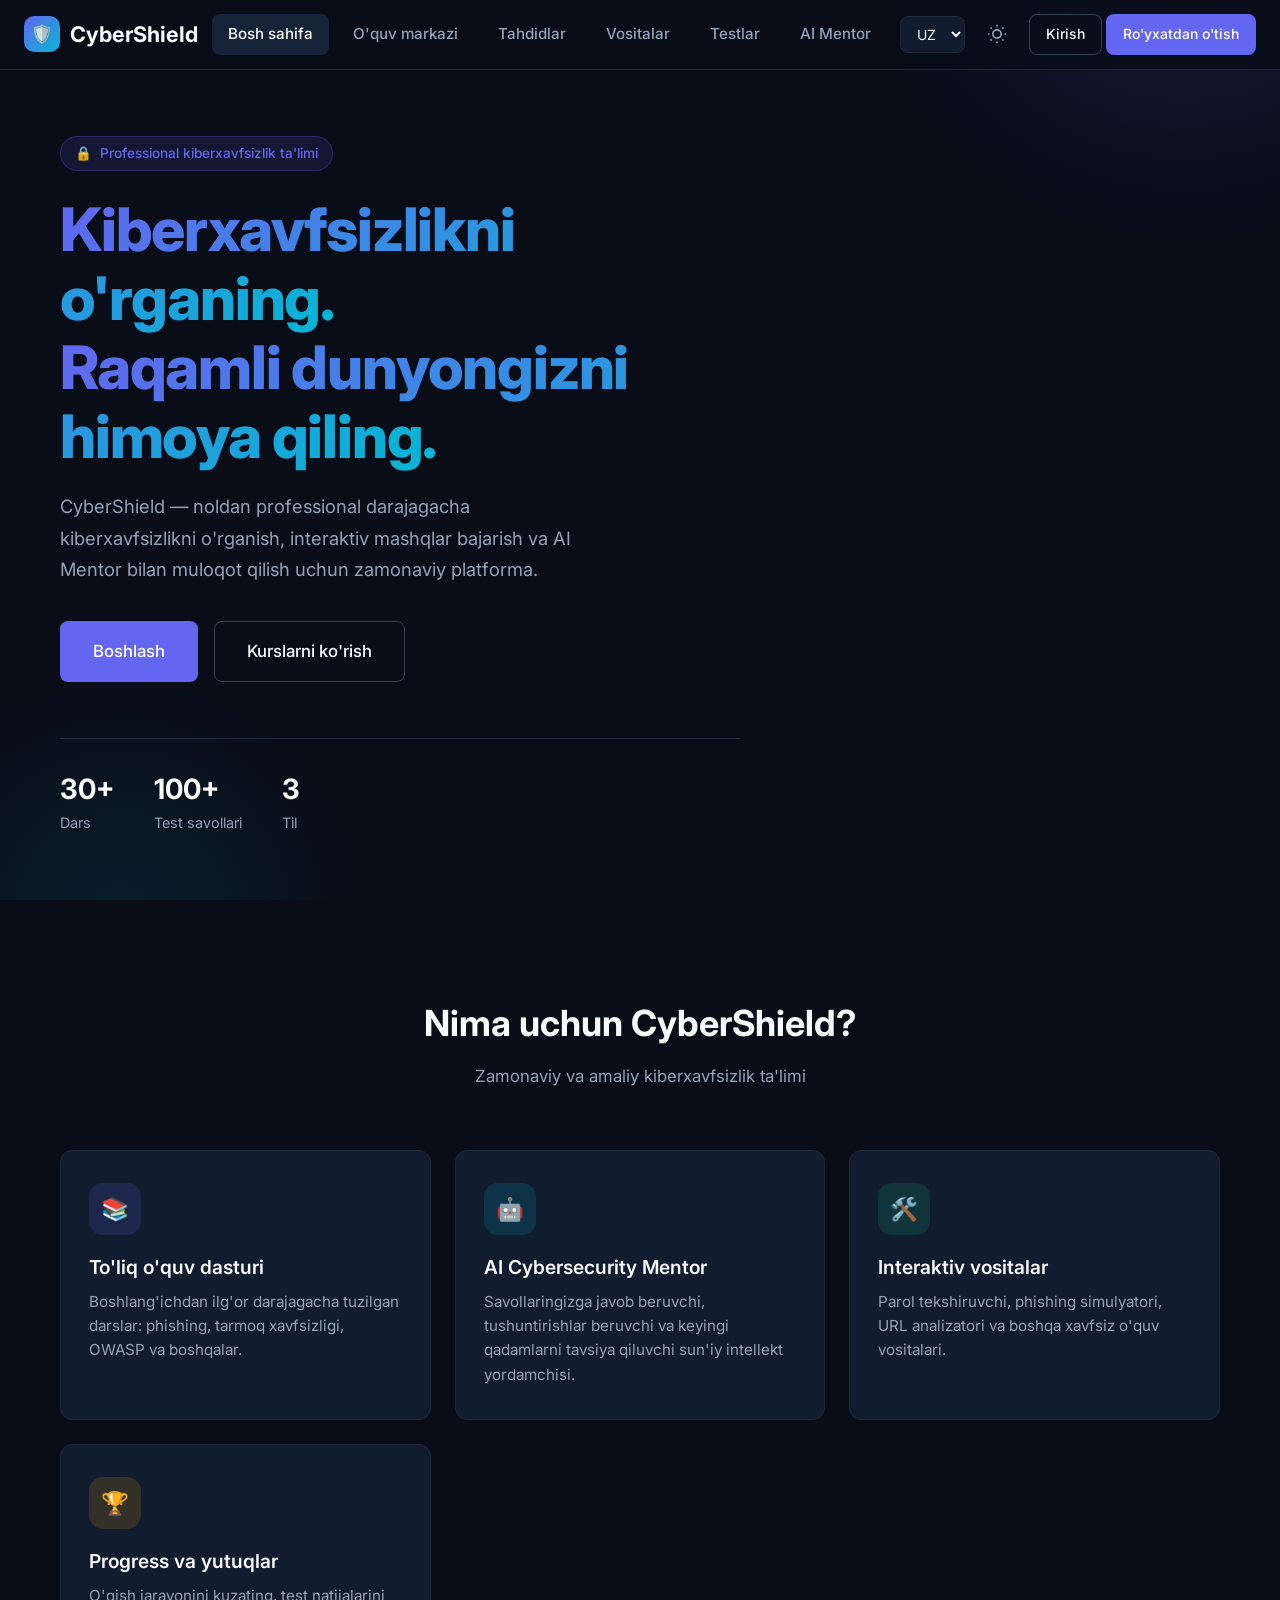
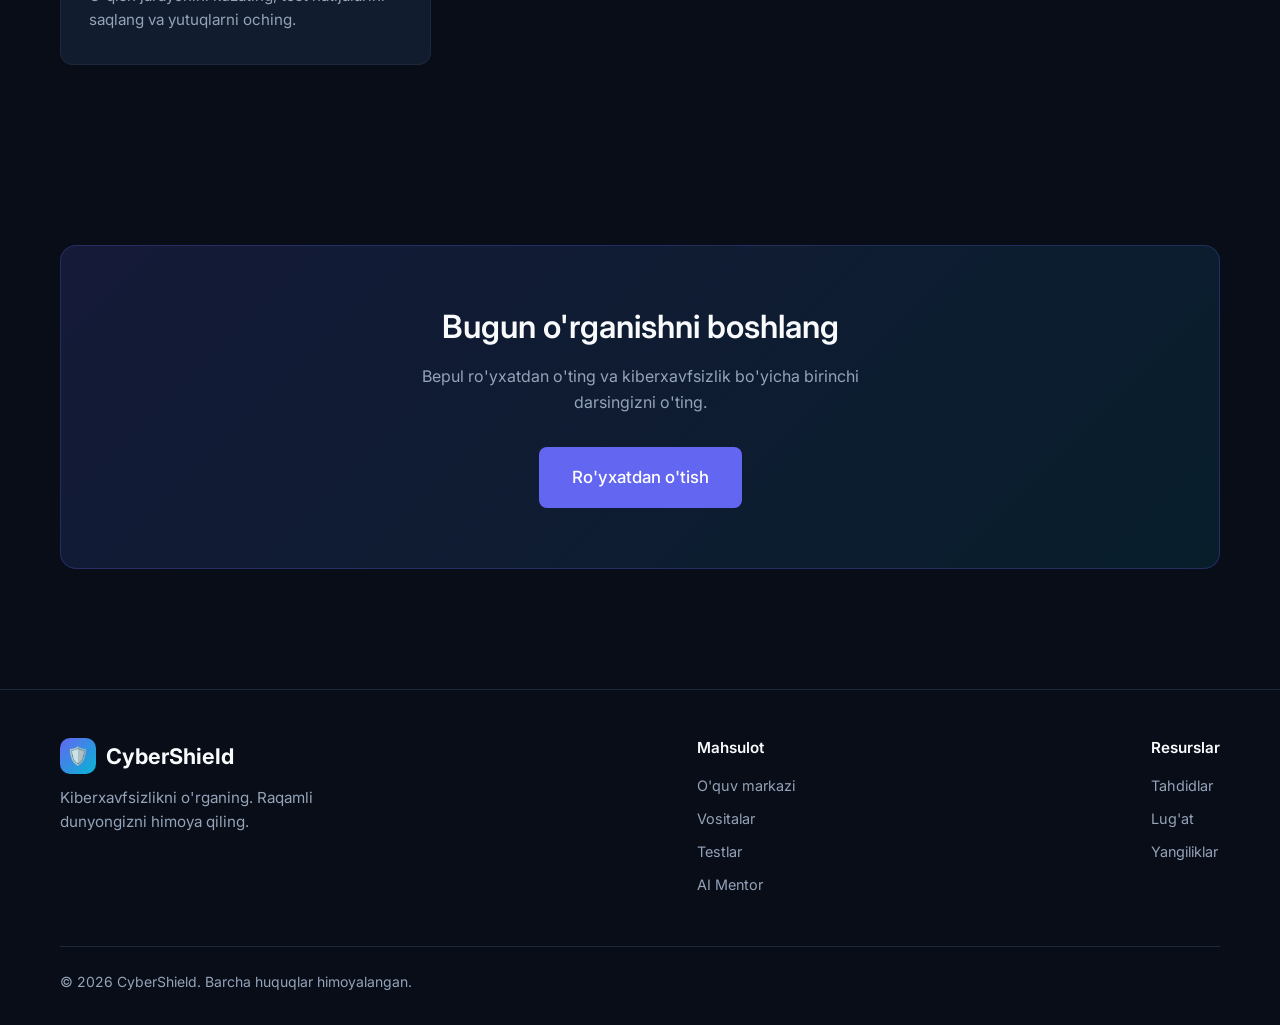
<file: index.html>
<!DOCTYPE html>
<html lang="uz" data-theme="dark">
<head>
  <meta charset="UTF-8">
  <meta name="viewport" content="width=device-width, initial-scale=1.0">
  <title>CyberShield — Learn Cybersecurity. Protect Your Digital World.</title>
  <meta name="description" content="Professional cybersecurity education platform with AI Mentor, interactive tools and quizzes.">
  <link rel="stylesheet" href="css/variables.css">
  <link rel="stylesheet" href="css/reset.css">
  <link rel="stylesheet" href="css/main.css">
  <link rel="stylesheet" href="css/layout.css">
  <link rel="stylesheet" href="css/responsive.css">
</head>
<body>
  <!-- Navbar -->
  <nav class="navbar">
    <div class="navbar-inner">
      <a href="index.html" class="logo">
        <div class="logo-icon">🛡️</div>
        <span>CyberShield</span>
      </a>

      <div class="nav-links">
        <a href="index.html" class="nav-link active" data-i18n="nav.home">Bosh sahifa</a>
        <a href="pages/learning.html" class="nav-link" data-i18n="nav.learning">O'quv markazi</a>
        <a href="pages/threats.html" class="nav-link" data-i18n="nav.threats">Tahdidlar</a>
        <a href="pages/tools.html" class="nav-link" data-i18n="nav.tools">Vositalar</a>
        <a href="pages/quiz.html" class="nav-link" data-i18n="nav.quiz">Testlar</a>
        <a href="pages/ai-mentor.html" class="nav-link" data-i18n="nav.aiMentor">AI Mentor</a>
      </div>

      <div class="nav-actions">
        <select class="lang-select" data-lang-select>
          <option value="uz">UZ</option>
          <option value="en">EN</option>
          <option value="ru">RU</option>
        </select>
        <button class="icon-btn" data-theme-toggle aria-label="Toggle theme"></button>
        <button class="icon-btn mobile-menu-btn" data-mobile-menu aria-label="Menu">
          <svg width="22" height="22" viewBox="0 0 24 24" fill="none" stroke="currentColor" stroke-width="2"><line x1="3" y1="12" x2="21" y2="12"/><line x1="3" y1="6" x2="21" y2="6"/><line x1="3" y1="18" x2="21" y2="18"/></svg>
        </button>
        <div data-guest>
          <a href="login.html" class="btn btn-outline btn-sm" data-i18n="nav.login">Kirish</a>
          <a href="register.html" class="btn btn-primary btn-sm" data-i18n="nav.register">Ro'yxatdan o'tish</a>
        </div>
        <div data-auth class="hidden flex items-center gap-2">
          <a href="pages/dashboard.html" class="btn btn-outline btn-sm" data-i18n="nav.dashboard">Boshqaruv paneli</a>
          <button class="btn btn-ghost btn-sm" data-logout data-i18n="nav.logout">Chiqish</button>
        </div>
      </div>
    </div>
  </nav>

  <!-- Mobile Menu -->
  <div class="mobile-menu">
    <a href="index.html" class="nav-link" data-i18n="nav.home">Bosh sahifa</a>
    <a href="pages/learning.html" class="nav-link" data-i18n="nav.learning">O'quv markazi</a>
    <a href="pages/threats.html" class="nav-link" data-i18n="nav.threats">Tahdidlar</a>
    <a href="pages/tools.html" class="nav-link" data-i18n="nav.tools">Vositalar</a>
    <a href="pages/quiz.html" class="nav-link" data-i18n="nav.quiz">Testlar</a>
    <a href="pages/ai-mentor.html" class="nav-link" data-i18n="nav.aiMentor">AI Mentor</a>
    <div data-guest style="padding: 8px 0; display: flex; flex-direction: column; gap: 8px;">
      <a href="login.html" class="btn btn-outline btn-block" data-i18n="nav.login">Kirish</a>
      <a href="register.html" class="btn btn-primary btn-block" data-i18n="nav.register">Ro'yxatdan o'tish</a>
    </div>
    <div data-auth class="hidden" style="padding: 8px 0; display: flex; flex-direction: column; gap: 8px;">
      <a href="pages/dashboard.html" class="btn btn-outline btn-block" data-i18n="nav.dashboard">Boshqaruv paneli</a>
      <button class="btn btn-ghost btn-block" data-logout data-i18n="nav.logout">Chiqish</button>
    </div>
  </div>

  <!-- Hero -->
  <section class="hero">
    <div class="container">
      <div class="hero-content">
        <div class="hero-badge">
          <span>🔒</span>
          <span data-i18n="hero.badge">Professional kiberxavfsizlik ta'limi</span>
        </div>
        <h1>
          <span data-i18n="hero.title">Kiberxavfsizlikni o'rganing.</span><br>
          <span data-i18n="hero.titleHighlight">Raqamli dunyongizni himoya qiling.</span>
        </h1>
        <p class="hero-desc" data-i18n="hero.description">
          CyberShield — noldan professional darajagacha kiberxavfsizlikni o'rganish, interaktiv mashqlar bajarish va AI Mentor bilan muloqot qilish uchun zamonaviy platforma.
        </p>
        <div class="hero-actions">
          <a href="register.html" class="btn btn-primary btn-lg" data-i18n="hero.getStarted">Boshlash</a>
          <a href="pages/learning.html" class="btn btn-outline btn-lg" data-i18n="hero.explore">Kurslarni ko'rish</a>
        </div>
        <div class="hero-stats">
          <div class="stat-item">
            <h3 data-i18n="hero.stat1">30+</h3>
            <p data-i18n="hero.stat1Label">Dars</p>
          </div>
          <div class="stat-item">
            <h3 data-i18n="hero.stat2">100+</h3>
            <p data-i18n="hero.stat2Label">Test savollari</p>
          </div>
          <div class="stat-item">
            <h3 data-i18n="hero.stat3">3</h3>
            <p data-i18n="hero.stat3Label">Til</p>
          </div>
        </div>
      </div>
    </div>
  </section>

  <!-- Features -->
  <section class="section">
    <div class="container">
      <div class="section-header">
        <h2 data-i18n="features.title">Nima uchun CyberShield?</h2>
        <p data-i18n="features.subtitle">Zamonaviy va amaliy kiberxavfsizlik ta'limi</p>
      </div>
      <div class="features-grid">
        <div class="feature-card">
          <div class="feature-icon purple">📚</div>
          <h3 data-i18n="features.f1Title">To'liq o'quv dasturi</h3>
          <p data-i18n="features.f1Desc">Boshlang'ichdan ilg'or darajagacha tuzilgan darslar: phishing, tarmoq xavfsizligi, OWASP va boshqalar.</p>
        </div>
        <div class="feature-card">
          <div class="feature-icon cyan">🤖</div>
          <h3 data-i18n="features.f2Title">AI Cybersecurity Mentor</h3>
          <p data-i18n="features.f2Desc">Savollaringizga javob beruvchi, tushuntirishlar beruvchi va keyingi qadamlarni tavsiya qiluvchi sun'iy intellekt yordamchisi.</p>
        </div>
        <div class="feature-card">
          <div class="feature-icon green">🛠️</div>
          <h3 data-i18n="features.f3Title">Interaktiv vositalar</h3>
          <p data-i18n="features.f3Desc">Parol tekshiruvchi, phishing simulyatori, URL analizatori va boshqa xavfsiz o'quv vositalari.</p>
        </div>
        <div class="feature-card">
          <div class="feature-icon orange">🏆</div>
          <h3 data-i18n="features.f4Title">Progress va yutuqlar</h3>
          <p data-i18n="features.f4Desc">O'qish jarayonini kuzating, test natijalarini saqlang va yutuqlarni oching.</p>
        </div>
      </div>
    </div>
  </section>

  <!-- CTA -->
  <section class="cta-section">
    <div class="container">
      <div class="cta-box">
        <h2 data-i18n="cta.title">Bugun o'rganishni boshlang</h2>
        <p data-i18n="cta.description">Bepul ro'yxatdan o'ting va kiberxavfsizlik bo'yicha birinchi darsingizni o'ting.</p>
        <a href="register.html" class="btn btn-primary btn-lg" data-i18n="cta.button">Ro'yxatdan o'tish</a>
      </div>
    </div>
  </section>

  <!-- Footer -->
  <footer class="footer">
    <div class="container">
      <div class="footer-inner">
        <div class="footer-brand">
          <a href="index.html" class="logo">
            <div class="logo-icon">🛡️</div>
            <span>CyberShield</span>
          </a>
          <p data-i18n="footer.tagline">Kiberxavfsizlikni o'rganing. Raqamli dunyongizni himoya qiling.</p>
        </div>
        <div class="footer-links">
          <h4 data-i18n="footer.product">Mahsulot</h4>
          <a href="pages/learning.html" data-i18n="nav.learning">O'quv markazi</a>
          <a href="pages/tools.html" data-i18n="nav.tools">Vositalar</a>
          <a href="pages/quiz.html" data-i18n="nav.quiz">Testlar</a>
          <a href="pages/ai-mentor.html" data-i18n="nav.aiMentor">AI Mentor</a>
        </div>
        <div class="footer-links">
          <h4 data-i18n="footer.resources">Resurslar</h4>
          <a href="pages/threats.html" data-i18n="nav.threats">Tahdidlar</a>
          <a href="pages/dictionary.html">Lug'at</a>
          <a href="pages/news.html">Yangiliklar</a>
        </div>
      </div>
      <div class="footer-bottom">
        <span>© 2026 CyberShield. <span data-i18n="footer.rights">Barcha huquqlar himoyalangan.</span></span>
      </div>
    </div>
  </footer>

  <script src="js/storage.js"></script>
  <script src="js/theme.js"></script>
  <script src="js/language.js"></script>
  <script src="js/auth.js"></script>
  <script src="js/main.js"></script>
</body>
</html>
</file>
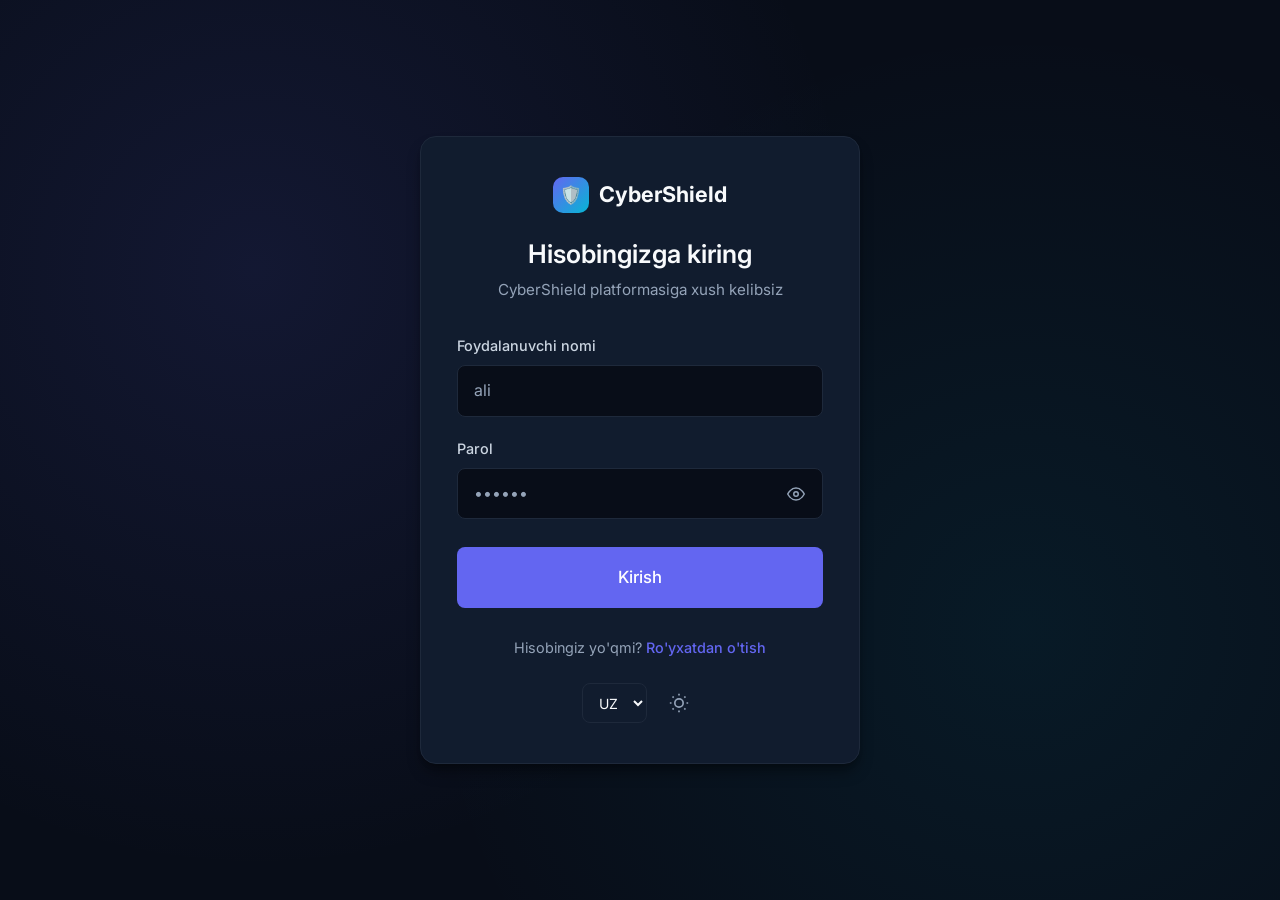
<file: login.html>
<!DOCTYPE html>
<html lang="uz" data-theme="dark">
<head>
  <meta charset="UTF-8">
  <meta name="viewport" content="width=device-width, initial-scale=1.0">
  <title>Login — CyberShield</title>
  <link rel="stylesheet" href="css/variables.css">
  <link rel="stylesheet" href="css/reset.css">
  <link rel="stylesheet" href="css/main.css">
  <link rel="stylesheet" href="css/layout.css">
  <link rel="stylesheet" href="css/responsive.css">
</head>
<body>
  <div class="auth-page">
    <div class="auth-card">
      <div class="auth-header">
        <a href="index.html" class="logo">
          <div class="logo-icon">🛡️</div>
          <span>CyberShield</span>
        </a>
        <h1 data-i18n="auth.loginTitle">Hisobingizga kiring</h1>
        <p data-i18n="auth.loginSubtitle">CyberShield platformasiga xush kelibsiz</p>
      </div>

      <form id="loginForm">
        <div class="form-group">
          <label class="form-label" data-i18n="auth.username">Foydalanuvchi nomi</label>
          <input type="text" class="form-input" id="username" name="username" required autocomplete="username" placeholder="ali">
        </div>

        <div class="form-group">
          <label class="form-label" data-i18n="auth.password">Parol</label>
          <div class="input-wrapper">
            <input type="password" class="form-input" id="password" name="password" required autocomplete="current-password" placeholder="••••••">
            <button type="button" class="toggle-password" data-toggle-password aria-label="Show password">
              <svg width="18" height="18" viewBox="0 0 24 24" fill="none" stroke="currentColor" stroke-width="2"><path d="M1 12s4-8 11-8 11 8 11 8-4 8-11 8-11-8-11-8z"/><circle cx="12" cy="12" r="3"/></svg>
            </button>
          </div>
        </div>

        <div id="loginError" class="form-error hidden"></div>

        <button type="submit" class="btn btn-primary btn-block btn-lg" style="margin-top: 8px;" data-i18n="auth.loginBtn">
          Kirish
        </button>
      </form>

      <div class="auth-footer">
        <span data-i18n="auth.noAccount">Hisobingiz yo'qmi?</span>
        <a href="register.html" data-i18n="nav.register">Ro'yxatdan o'tish</a>
      </div>

      <div class="flex justify-center gap-3 mt-6">
        <select class="lang-select" data-lang-select>
          <option value="uz">UZ</option>
          <option value="en">EN</option>
          <option value="ru">RU</option>
        </select>
        <button class="icon-btn" data-theme-toggle aria-label="Toggle theme"></button>
      </div>
    </div>
  </div>

  <script src="js/storage.js"></script>
  <script src="js/theme.js"></script>
  <script src="js/language.js"></script>
  <script src="js/auth.js"></script>
  <script src="js/main.js"></script>
  <script>
    document.addEventListener('DOMContentLoaded', () => {
      // Redirect if already logged in
      if (Auth.isLoggedIn()) {
        window.location.href = 'pages/dashboard.html';
        return;
      }

      const form = document.getElementById('loginForm');
      const errorEl = document.getElementById('loginError');

      form.addEventListener('submit', async (e) => {
        e.preventDefault();
        errorEl.classList.add('hidden');

        const username = document.getElementById('username').value.trim();
        const password = document.getElementById('password').value;

        const btn = form.querySelector('button[type="submit"]');
        const originalText = btn.textContent;
        btn.disabled = true;
        btn.innerHTML = '<span class="spinner" style="width:18px;height:18px;border-width:2px;"></span>';

        const result = await Auth.login(username, password);

        btn.disabled = false;
        btn.textContent = originalText;

        if (result.success) {
          Toast.success('Welcome, ' + result.user.username + '!');
          setTimeout(() => {
            window.location.href = 'pages/dashboard.html';
          }, 600);
        } else {
          errorEl.textContent = result.error;
          errorEl.classList.remove('hidden');
          Toast.error(result.error);
        }
      });
    });
  </script>
</body>
</html>
</file>
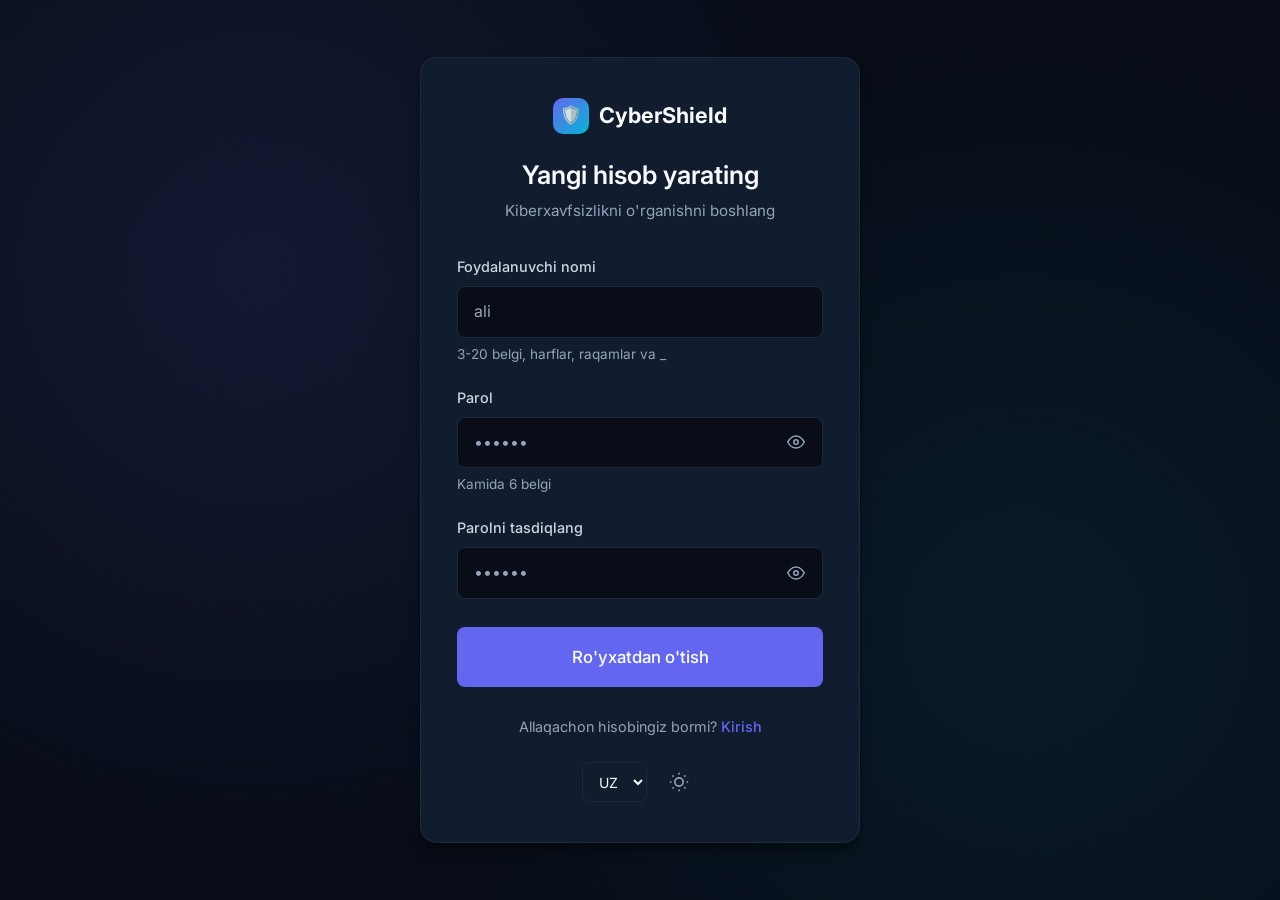
<file: register.html>
<!DOCTYPE html>
<html lang="uz" data-theme="dark">
<head>
  <meta charset="UTF-8">
  <meta name="viewport" content="width=device-width, initial-scale=1.0">
  <title>Register — CyberShield</title>
  <link rel="stylesheet" href="css/variables.css">
  <link rel="stylesheet" href="css/reset.css">
  <link rel="stylesheet" href="css/main.css">
  <link rel="stylesheet" href="css/layout.css">
  <link rel="stylesheet" href="css/responsive.css">
</head>
<body>
  <div class="auth-page">
    <div class="auth-card">
      <div class="auth-header">
        <a href="index.html" class="logo">
          <div class="logo-icon">🛡️</div>
          <span>CyberShield</span>
        </a>
        <h1 data-i18n="auth.registerTitle">Yangi hisob yarating</h1>
        <p data-i18n="auth.registerSubtitle">Kiberxavfsizlikni o'rganishni boshlang</p>
      </div>

      <form id="registerForm">
        <div class="form-group">
          <label class="form-label" data-i18n="auth.username">Foydalanuvchi nomi</label>
          <input type="text" class="form-input" id="username" name="username" required autocomplete="username" placeholder="ali" minlength="3" maxlength="20">
          <p class="form-hint" data-i18n="auth.usernameHint">3-20 belgi, harflar, raqamlar va _</p>
        </div>

        <div class="form-group">
          <label class="form-label" data-i18n="auth.password">Parol</label>
          <div class="input-wrapper">
            <input type="password" class="form-input" id="password" name="password" required autocomplete="new-password" placeholder="••••••" minlength="6">
            <button type="button" class="toggle-password" data-toggle-password aria-label="Show password">
              <svg width="18" height="18" viewBox="0 0 24 24" fill="none" stroke="currentColor" stroke-width="2"><path d="M1 12s4-8 11-8 11 8 11 8-4 8-11 8-11-8-11-8z"/><circle cx="12" cy="12" r="3"/></svg>
            </button>
          </div>
          <p class="form-hint" data-i18n="auth.passwordHint">Kamida 6 belgi</p>
        </div>

        <div class="form-group">
          <label class="form-label" data-i18n="auth.confirmPassword">Parolni tasdiqlang</label>
          <div class="input-wrapper">
            <input type="password" class="form-input" id="confirmPassword" name="confirmPassword" required autocomplete="new-password" placeholder="••••••">
            <button type="button" class="toggle-password" data-toggle-password aria-label="Show password">
              <svg width="18" height="18" viewBox="0 0 24 24" fill="none" stroke="currentColor" stroke-width="2"><path d="M1 12s4-8 11-8 11 8 11 8-4 8-11 8-11-8-11-8z"/><circle cx="12" cy="12" r="3"/></svg>
            </button>
          </div>
        </div>

        <div id="registerError" class="form-error hidden"></div>

        <button type="submit" class="btn btn-primary btn-block btn-lg" style="margin-top: 8px;" data-i18n="auth.registerBtn">
          Ro'yxatdan o'tish
        </button>
      </form>

      <div class="auth-footer">
        <span data-i18n="auth.hasAccount">Allaqachon hisobingiz bormi?</span>
        <a href="login.html" data-i18n="nav.login">Kirish</a>
      </div>

      <div class="flex justify-center gap-3 mt-6">
        <select class="lang-select" data-lang-select>
          <option value="uz">UZ</option>
          <option value="en">EN</option>
          <option value="ru">RU</option>
        </select>
        <button class="icon-btn" data-theme-toggle aria-label="Toggle theme"></button>
      </div>
    </div>
  </div>

  <script src="js/storage.js"></script>
  <script src="js/theme.js"></script>
  <script src="js/language.js"></script>
  <script src="js/auth.js"></script>
  <script src="js/main.js"></script>
  <script>
    document.addEventListener('DOMContentLoaded', () => {
      if (Auth.isLoggedIn()) {
        window.location.href = 'pages/dashboard.html';
        return;
      }

      const form = document.getElementById('registerForm');
      const errorEl = document.getElementById('registerError');

      form.addEventListener('submit', async (e) => {
        e.preventDefault();
        errorEl.classList.add('hidden');

        const username = document.getElementById('username').value.trim();
        const password = document.getElementById('password').value;
        const confirmPassword = document.getElementById('confirmPassword').value;

        const btn = form.querySelector('button[type="submit"]');
        const originalText = btn.textContent;
        btn.disabled = true;
        btn.innerHTML = '<span class="spinner" style="width:18px;height:18px;border-width:2px;"></span>';

        const result = await Auth.register(username, password, confirmPassword);

        btn.disabled = false;
        btn.textContent = originalText;

        if (result.success) {
          Toast.success('Account created! Welcome, ' + result.user.username);
          setTimeout(() => {
            window.location.href = 'pages/dashboard.html';
          }, 800);
        } else {
          errorEl.textContent = result.error;
          errorEl.classList.remove('hidden');
          Toast.error(result.error);
        }
      });
    });
  </script>
</body>
</html>
</file>
<file: css/variables.css>
:root {
  /* Dark mode (default) */
  --bg-primary: #080D18;
  --bg-sidebar: #0D1422;
  --bg-card: #111C2E;
  --bg-card-hover: #152238;
  --primary: #6366F1;
  --primary-hover: #818CF8;
  --accent: #06B6D4;
  --accent-hover: #22D3EE;
  --text-primary: #F8FAFC;
  --text-muted: #94A3B8;
  --text-secondary: #CBD5E1;
  --border: #1E293B;
  --border-light: #334155;
  --success: #10B981;
  --warning: #F59E0B;
  --danger: #EF4444;
  --info: #3B82F6;
  --shadow: 0 4px 6px -1px rgba(0, 0, 0, 0.3), 0 2px 4px -2px rgba(0, 0, 0, 0.2);
  --shadow-lg: 0 10px 15px -3px rgba(0, 0, 0, 0.4), 0 4px 6px -4px rgba(0, 0, 0, 0.3);
  --radius: 12px;
  --radius-sm: 8px;
  --radius-lg: 16px;
  --transition: all 0.3s cubic-bezier(0.4, 0, 0.2, 1);
  --font-main: 'Inter', -apple-system, BlinkMacSystemFont, 'Segoe UI', Roboto, sans-serif;
  --font-mono: 'JetBrains Mono', 'Fira Code', monospace;
}

[data-theme="light"] {
  --bg-primary: #F8FAFC;
  --bg-sidebar: #FFFFFF;
  --bg-card: #FFFFFF;
  --bg-card-hover: #F1F5F9;
  --primary: #4F46E5;
  --primary-hover: #6366F1;
  --accent: #0891B2;
  --accent-hover: #06B6D4;
  --text-primary: #0F172A;
  --text-muted: #64748B;
  --text-secondary: #334155;
  --border: #E2E8F0;
  --border-light: #CBD5E1;
  --shadow: 0 4px 6px -1px rgba(0, 0, 0, 0.1), 0 2px 4px -2px rgba(0, 0, 0, 0.06);
  --shadow-lg: 0 10px 15px -3px rgba(0, 0, 0, 0.1), 0 4px 6px -4px rgba(0, 0, 0, 0.05);
}

* {
  box-sizing: border-box;
  margin: 0;
  padding: 0;
}
</file>
<file: css/main.css>
@import url('https://fonts.googleapis.com/css2?family=Inter:wght@300;400;500;600;700;800&display=swap');

/* ===== Buttons ===== */
.btn {
  display: inline-flex;
  align-items: center;
  justify-content: center;
  gap: 8px;
  padding: 12px 24px;
  border-radius: var(--radius-sm);
  font-weight: 500;
  font-size: 0.95rem;
  transition: var(--transition);
  white-space: nowrap;
  border: 1px solid transparent;
}

.btn-primary {
  background: var(--primary);
  color: #fff;
}

.btn-primary:hover {
  background: var(--primary-hover);
  transform: translateY(-1px);
  box-shadow: 0 4px 12px rgba(99, 102, 241, 0.4);
}

.btn-accent {
  background: var(--accent);
  color: #fff;
}

.btn-accent:hover {
  background: var(--accent-hover);
  transform: translateY(-1px);
}

.btn-outline {
  border-color: var(--border-light);
  color: var(--text-primary);
  background: transparent;
}

.btn-outline:hover {
  background: var(--bg-card-hover);
  border-color: var(--primary);
}

.btn-ghost {
  color: var(--text-muted);
}

.btn-ghost:hover {
  color: var(--text-primary);
  background: var(--bg-card-hover);
}

.btn-sm {
  padding: 8px 16px;
  font-size: 0.875rem;
}

.btn-lg {
  padding: 16px 32px;
  font-size: 1.05rem;
}

.btn-block {
  width: 100%;
}

/* ===== Cards ===== */
.card {
  background: var(--bg-card);
  border: 1px solid var(--border);
  border-radius: var(--radius);
  padding: 24px;
  box-shadow: var(--shadow);
  transition: var(--transition);
}

.card:hover {
  border-color: var(--border-light);
}

.card-glass {
  background: rgba(17, 28, 46, 0.7);
  backdrop-filter: blur(12px);
  -webkit-backdrop-filter: blur(12px);
}

[data-theme="light"] .card-glass {
  background: rgba(255, 255, 255, 0.8);
}

/* ===== Forms ===== */
.form-group {
  margin-bottom: 20px;
}

.form-label {
  display: block;
  margin-bottom: 8px;
  font-weight: 500;
  font-size: 0.9rem;
  color: var(--text-secondary);
}

.form-input {
  width: 100%;
  padding: 12px 16px;
  background: var(--bg-primary);
  border: 1px solid var(--border);
  border-radius: var(--radius-sm);
  color: var(--text-primary);
  transition: var(--transition);
}

.form-input:focus {
  border-color: var(--primary);
  box-shadow: 0 0 0 3px rgba(99, 102, 241, 0.2);
}

.form-input::placeholder {
  color: var(--text-muted);
}

.input-wrapper {
  position: relative;
}

.input-wrapper .toggle-password {
  position: absolute;
  right: 14px;
  top: 50%;
  transform: translateY(-50%);
  color: var(--text-muted);
  cursor: pointer;
  background: none;
  border: none;
  padding: 4px;
}

.input-wrapper .toggle-password:hover {
  color: var(--text-primary);
}

.form-error {
  color: var(--danger);
  font-size: 0.85rem;
  margin-top: 6px;
}

.form-hint {
  color: var(--text-muted);
  font-size: 0.85rem;
  margin-top: 6px;
}

/* ===== Badges ===== */
.badge {
  display: inline-flex;
  align-items: center;
  padding: 4px 10px;
  border-radius: 999px;
  font-size: 0.75rem;
  font-weight: 600;
  text-transform: uppercase;
  letter-spacing: 0.03em;
}

.badge-primary {
  background: rgba(99, 102, 241, 0.15);
  color: var(--primary);
}

.badge-success {
  background: rgba(16, 185, 129, 0.15);
  color: var(--success);
}

.badge-warning {
  background: rgba(245, 158, 11, 0.15);
  color: var(--warning);
}

.badge-danger {
  background: rgba(239, 68, 68, 0.15);
  color: var(--danger);
}

/* ===== Toast ===== */
.toast-container {
  position: fixed;
  top: 24px;
  right: 24px;
  z-index: 9999;
  display: flex;
  flex-direction: column;
  gap: 12px;
}

.toast {
  background: var(--bg-card);
  border: 1px solid var(--border);
  border-radius: var(--radius-sm);
  padding: 14px 20px;
  box-shadow: var(--shadow-lg);
  display: flex;
  align-items: center;
  gap: 12px;
  min-width: 280px;
  max-width: 400px;
  animation: slideIn 0.3s ease;
}

.toast.success { border-left: 4px solid var(--success); }
.toast.error { border-left: 4px solid var(--danger); }
.toast.info { border-left: 4px solid var(--info); }
.toast.warning { border-left: 4px solid var(--warning); }

@keyframes slideIn {
  from { transform: translateX(100%); opacity: 0; }
  to { transform: translateX(0); opacity: 1; }
}

/* ===== Loading ===== */
.spinner {
  width: 24px;
  height: 24px;
  border: 3px solid var(--border);
  border-top-color: var(--primary);
  border-radius: 50%;
  animation: spin 0.8s linear infinite;
}

@keyframes spin {
  to { transform: rotate(360deg); }
}

.skeleton {
  background: linear-gradient(90deg, var(--bg-card) 25%, var(--bg-card-hover) 50%, var(--bg-card) 75%);
  background-size: 200% 100%;
  animation: skeleton 1.5s ease-in-out infinite;
  border-radius: var(--radius-sm);
}

@keyframes skeleton {
  0% { background-position: 200% 0; }
  100% { background-position: -200% 0; }
}

/* ===== Utility ===== */
.container {
  width: 100%;
  max-width: 1200px;
  margin: 0 auto;
  padding: 0 20px;
}

.flex { display: flex; }
.flex-col { flex-direction: column; }
.items-center { align-items: center; }
.justify-between { justify-content: space-between; }
.justify-center { justify-content: center; }
.gap-2 { gap: 8px; }
.gap-3 { gap: 12px; }
.gap-4 { gap: 16px; }
.gap-6 { gap: 24px; }
.text-center { text-align: center; }
.text-muted { color: var(--text-muted); }
.text-sm { font-size: 0.875rem; }
.font-medium { font-weight: 500; }
.font-semibold { font-weight: 600; }
.font-bold { font-weight: 700; }
.mt-2 { margin-top: 8px; }
.mt-4 { margin-top: 16px; }
.mt-6 { margin-top: 24px; }
.mb-4 { margin-bottom: 16px; }
.mb-6 { margin-bottom: 24px; }
.hidden { display: none !important; }

/* ===== Scrollbar ===== */
::-webkit-scrollbar {
  width: 8px;
  height: 8px;
}

::-webkit-scrollbar-track {
  background: var(--bg-primary);
}

::-webkit-scrollbar-thumb {
  background: var(--border-light);
  border-radius: 4px;
}

::-webkit-scrollbar-thumb:hover {
  background: var(--text-muted);
}
</file>
<file: css/layout.css>
/* ===== Navbar ===== */
.navbar {
  position: fixed;
  top: 0;
  left: 0;
  right: 0;
  height: 70px;
  background: rgba(8, 13, 24, 0.85);
  backdrop-filter: blur(16px);
  -webkit-backdrop-filter: blur(16px);
  border-bottom: 1px solid var(--border);
  z-index: 1000;
  display: flex;
  align-items: center;
  transition: var(--transition);
}

[data-theme="light"] .navbar {
  background: rgba(248, 250, 252, 0.9);
}

.navbar-inner {
  display: flex;
  align-items: center;
  justify-content: space-between;
  width: 100%;
  max-width: 1280px;
  margin: 0 auto;
  padding: 0 24px;
}

.logo {
  display: flex;
  align-items: center;
  gap: 10px;
  font-weight: 700;
  font-size: 1.35rem;
  color: var(--text-primary);
}

.logo-icon {
  width: 36px;
  height: 36px;
  background: linear-gradient(135deg, var(--primary), var(--accent));
  border-radius: 10px;
  display: flex;
  align-items: center;
  justify-content: center;
  color: white;
  font-size: 1.1rem;
}

.nav-links {
  display: flex;
  align-items: center;
  gap: 8px;
}

.nav-link {
  padding: 8px 16px;
  border-radius: var(--radius-sm);
  color: var(--text-muted);
  font-weight: 500;
  font-size: 0.95rem;
  transition: var(--transition);
}

.nav-link:hover,
.nav-link.active {
  color: var(--text-primary);
  background: var(--bg-card-hover);
}

.nav-actions {
  display: flex;
  align-items: center;
  gap: 12px;
}

/* ===== Hero ===== */
.hero {
  min-height: 100vh;
  display: flex;
  align-items: center;
  padding-top: 70px;
  position: relative;
  overflow: hidden;
}

.hero::before {
  content: '';
  position: absolute;
  top: -50%;
  right: -20%;
  width: 700px;
  height: 700px;
  background: radial-gradient(circle, rgba(99, 102, 241, 0.15) 0%, transparent 70%);
  pointer-events: none;
}

.hero::after {
  content: '';
  position: absolute;
  bottom: -30%;
  left: -10%;
  width: 500px;
  height: 500px;
  background: radial-gradient(circle, rgba(6, 182, 212, 0.1) 0%, transparent 70%);
  pointer-events: none;
}

.hero-content {
  position: relative;
  z-index: 1;
  max-width: 680px;
}

.hero-badge {
  display: inline-flex;
  align-items: center;
  gap: 8px;
  padding: 6px 14px;
  background: rgba(99, 102, 241, 0.12);
  border: 1px solid rgba(99, 102, 241, 0.25);
  border-radius: 999px;
  font-size: 0.85rem;
  font-weight: 500;
  color: var(--primary);
  margin-bottom: 24px;
}

.hero h1 {
  font-size: clamp(2.5rem, 5vw, 3.75rem);
  font-weight: 800;
  line-height: 1.15;
  margin-bottom: 20px;
  letter-spacing: -0.02em;
}

.hero h1 span {
  background: linear-gradient(135deg, var(--primary), var(--accent));
  -webkit-background-clip: text;
  -webkit-text-fill-color: transparent;
  background-clip: text;
}

.hero-desc {
  font-size: 1.15rem;
  color: var(--text-muted);
  margin-bottom: 36px;
  max-width: 540px;
  line-height: 1.7;
}

.hero-actions {
  display: flex;
  flex-wrap: wrap;
  gap: 16px;
}

.hero-stats {
  display: flex;
  gap: 40px;
  margin-top: 56px;
  padding-top: 32px;
  border-top: 1px solid var(--border);
}

.stat-item h3 {
  font-size: 1.75rem;
  font-weight: 700;
  color: var(--text-primary);
}

.stat-item p {
  font-size: 0.9rem;
  color: var(--text-muted);
  margin-top: 4px;
}

/* ===== Features Section ===== */
.section {
  padding: 100px 0;
}

.section-header {
  text-align: center;
  max-width: 600px;
  margin: 0 auto 60px;
}

.section-header h2 {
  font-size: clamp(1.75rem, 3vw, 2.25rem);
  font-weight: 700;
  margin-bottom: 16px;
}

.section-header p {
  color: var(--text-muted);
  font-size: 1.05rem;
}

.features-grid {
  display: grid;
  grid-template-columns: repeat(auto-fit, minmax(280px, 1fr));
  gap: 24px;
}

.feature-card {
  background: var(--bg-card);
  border: 1px solid var(--border);
  border-radius: var(--radius);
  padding: 32px 28px;
  transition: var(--transition);
}

.feature-card:hover {
  transform: translateY(-4px);
  border-color: var(--primary);
  box-shadow: var(--shadow-lg);
}

.feature-icon {
  width: 52px;
  height: 52px;
  border-radius: 14px;
  display: flex;
  align-items: center;
  justify-content: center;
  margin-bottom: 20px;
  font-size: 1.4rem;
}

.feature-icon.purple {
  background: rgba(99, 102, 241, 0.15);
  color: var(--primary);
}

.feature-icon.cyan {
  background: rgba(6, 182, 212, 0.15);
  color: var(--accent);
}

.feature-icon.green {
  background: rgba(16, 185, 129, 0.15);
  color: var(--success);
}

.feature-icon.orange {
  background: rgba(245, 158, 11, 0.15);
  color: var(--warning);
}

.feature-card h3 {
  font-size: 1.2rem;
  margin-bottom: 10px;
}

.feature-card p {
  color: var(--text-muted);
  font-size: 0.95rem;
  line-height: 1.6;
}

/* ===== CTA ===== */
.cta-section {
  padding: 80px 0;
}

.cta-box {
  background: linear-gradient(135deg, rgba(99, 102, 241, 0.15), rgba(6, 182, 212, 0.1));
  border: 1px solid rgba(99, 102, 241, 0.25);
  border-radius: var(--radius-lg);
  padding: 60px 40px;
  text-align: center;
}

.cta-box h2 {
  font-size: 2rem;
  margin-bottom: 16px;
}

.cta-box p {
  color: var(--text-muted);
  margin-bottom: 32px;
  max-width: 480px;
  margin-left: auto;
  margin-right: auto;
}

/* ===== Footer ===== */
.footer {
  border-top: 1px solid var(--border);
  padding: 48px 0 32px;
  margin-top: 40px;
}

.footer-inner {
  display: flex;
  flex-wrap: wrap;
  justify-content: space-between;
  gap: 40px;
  margin-bottom: 40px;
}

.footer-brand p {
  color: var(--text-muted);
  margin-top: 12px;
  max-width: 280px;
  font-size: 0.95rem;
}

.footer-links h4 {
  font-size: 0.95rem;
  margin-bottom: 16px;
  color: var(--text-primary);
}

.footer-links a {
  display: block;
  color: var(--text-muted);
  font-size: 0.9rem;
  margin-bottom: 10px;
  transition: color 0.2s;
}

.footer-links a:hover {
  color: var(--primary);
}

.footer-bottom {
  border-top: 1px solid var(--border);
  padding-top: 24px;
  display: flex;
  justify-content: space-between;
  align-items: center;
  flex-wrap: wrap;
  gap: 16px;
  color: var(--text-muted);
  font-size: 0.875rem;
}

/* ===== Auth Pages ===== */
.auth-page {
  min-height: 100vh;
  display: flex;
  align-items: center;
  justify-content: center;
  padding: 40px 20px;
  position: relative;
}

.auth-page::before {
  content: '';
  position: absolute;
  inset: 0;
  background: 
    radial-gradient(circle at 20% 30%, rgba(99, 102, 241, 0.12) 0%, transparent 50%),
    radial-gradient(circle at 80% 70%, rgba(6, 182, 212, 0.08) 0%, transparent 50%);
  pointer-events: none;
}

.auth-card {
  width: 100%;
  max-width: 440px;
  background: var(--bg-card);
  border: 1px solid var(--border);
  border-radius: var(--radius-lg);
  padding: 40px 36px;
  box-shadow: var(--shadow-lg);
  position: relative;
  z-index: 1;
}

.auth-header {
  text-align: center;
  margin-bottom: 32px;
}

.auth-header .logo {
  justify-content: center;
  margin-bottom: 24px;
}

.auth-header h1 {
  font-size: 1.6rem;
  margin-bottom: 8px;
}

.auth-header p {
  color: var(--text-muted);
  font-size: 0.95rem;
}

.auth-footer {
  text-align: center;
  margin-top: 28px;
  color: var(--text-muted);
  font-size: 0.9rem;
}

.auth-footer a {
  color: var(--primary);
  font-weight: 500;
}

.auth-footer a:hover {
  text-decoration: underline;
}

/* Theme & Language switchers */
.icon-btn {
  width: 40px;
  height: 40px;
  border-radius: var(--radius-sm);
  display: flex;
  align-items: center;
  justify-content: center;
  color: var(--text-muted);
  transition: var(--transition);
  background: transparent;
  border: 1px solid transparent;
}

.icon-btn:hover {
  background: var(--bg-card-hover);
  color: var(--text-primary);
  border-color: var(--border);
}

.lang-select {
  padding: 8px 12px;
  background: var(--bg-card);
  border: 1px solid var(--border);
  border-radius: var(--radius-sm);
  color: var(--text-primary);
  font-size: 0.875rem;
  cursor: pointer;
}

.lang-select:focus {
  border-color: var(--primary);
}
</file>
<file: css/responsive.css>
/* Mobile first adjustments */

@media (max-width: 768px) {
  .navbar-inner {
    padding: 0 16px;
  }

  .nav-links {
    display: none;
  }

  .hero {
    padding-top: 100px;
    text-align: center;
  }

  .hero-content {
    margin: 0 auto;
  }

  .hero-desc {
    margin-left: auto;
    margin-right: auto;
  }

  .hero-actions {
    justify-content: center;
  }

  .hero-stats {
    justify-content: center;
    gap: 24px;
    flex-wrap: wrap;
  }

  .section {
    padding: 60px 0;
  }

  .features-grid {
    grid-template-columns: 1fr;
  }

  .cta-box {
    padding: 40px 24px;
  }

  .footer-inner {
    flex-direction: column;
    gap: 32px;
  }

  .footer-bottom {
    flex-direction: column;
    text-align: center;
  }

  .auth-card {
    padding: 32px 24px;
  }

  .mobile-menu-btn {
    display: flex !important;
  }
}

@media (min-width: 769px) {
  .mobile-menu-btn {
    display: none !important;
  }
}

@media (max-width: 480px) {
  .hero h1 {
    font-size: 2rem;
  }

  .btn-lg {
    padding: 14px 24px;
    font-size: 1rem;
  }

  .hero-stats {
    gap: 20px;
  }

  .stat-item h3 {
    font-size: 1.4rem;
  }
}

/* Mobile menu */
.mobile-menu {
  display: none;
  position: fixed;
  top: 70px;
  left: 0;
  right: 0;
  background: var(--bg-sidebar);
  border-bottom: 1px solid var(--border);
  padding: 16px;
  z-index: 999;
  flex-direction: column;
  gap: 8px;
}

.mobile-menu.open {
  display: flex;
}

.mobile-menu .nav-link {
  padding: 12px 16px;
  width: 100%;
}
</file>
